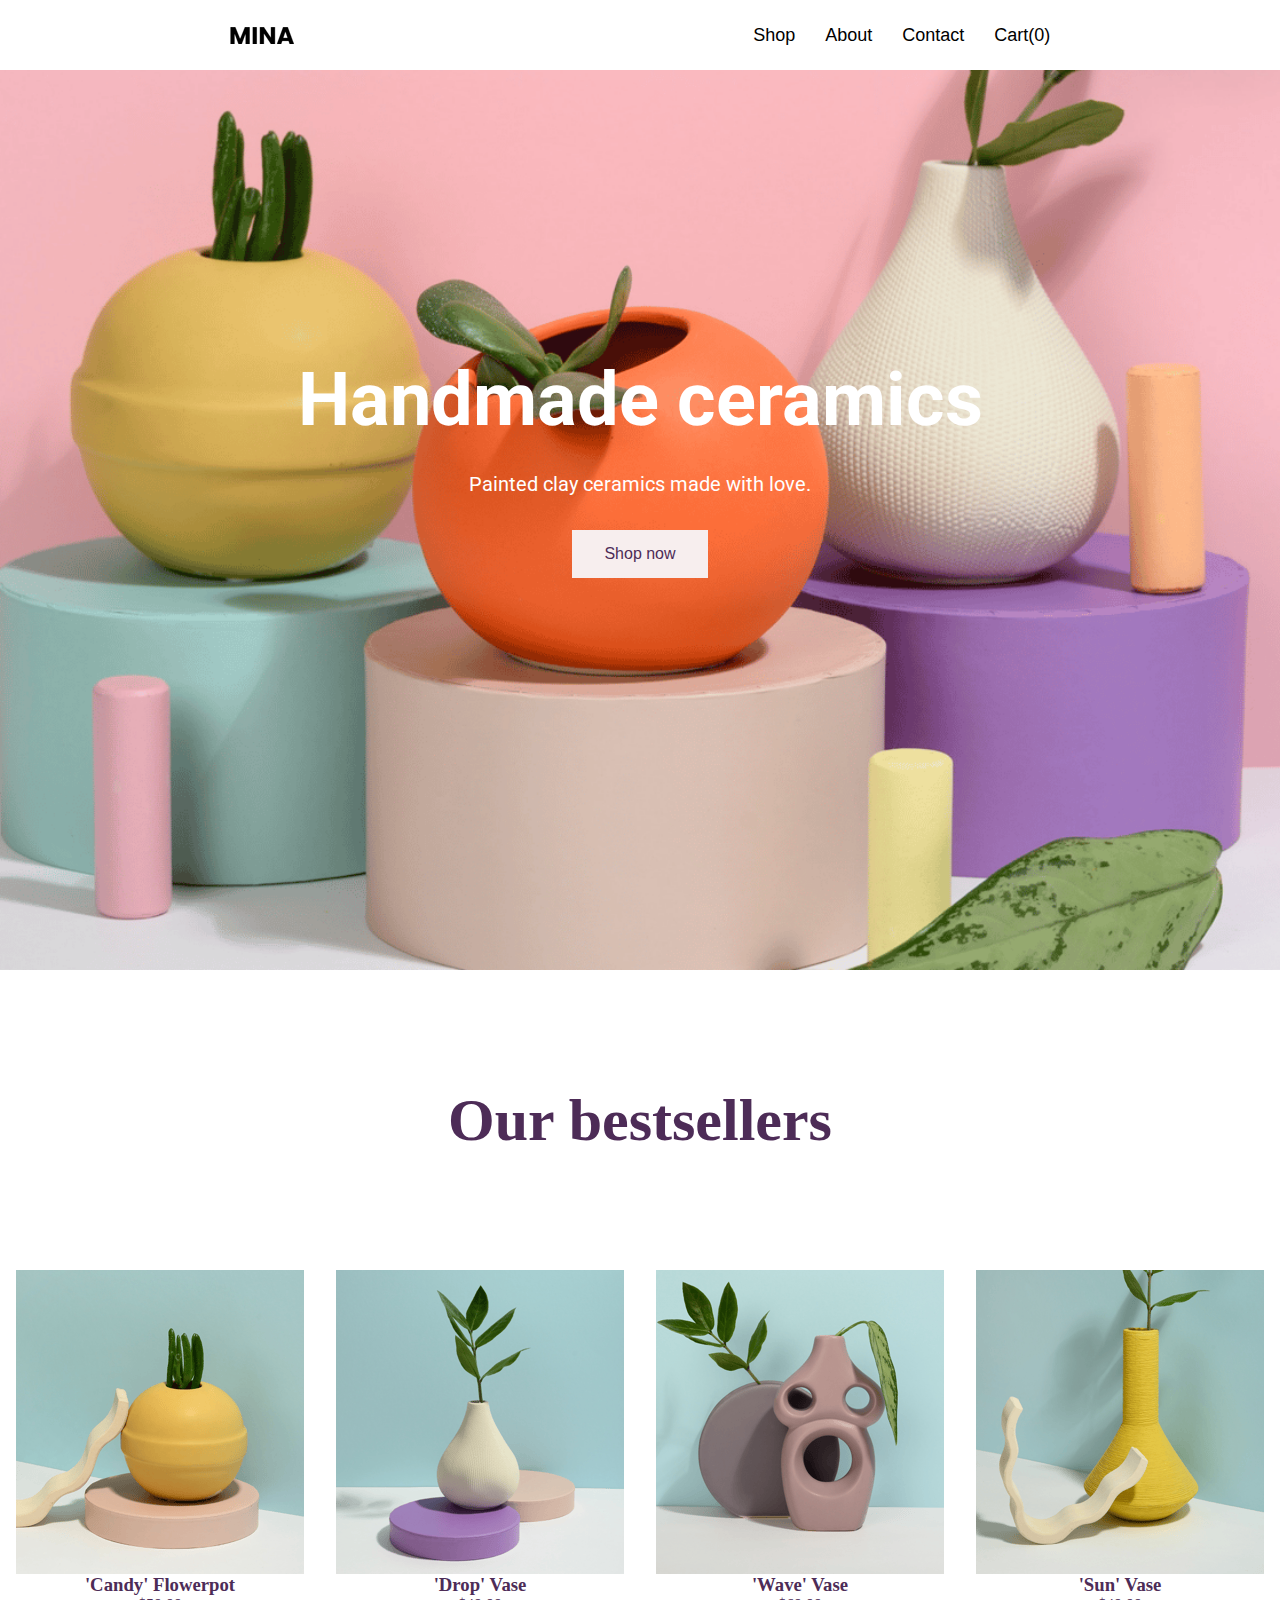
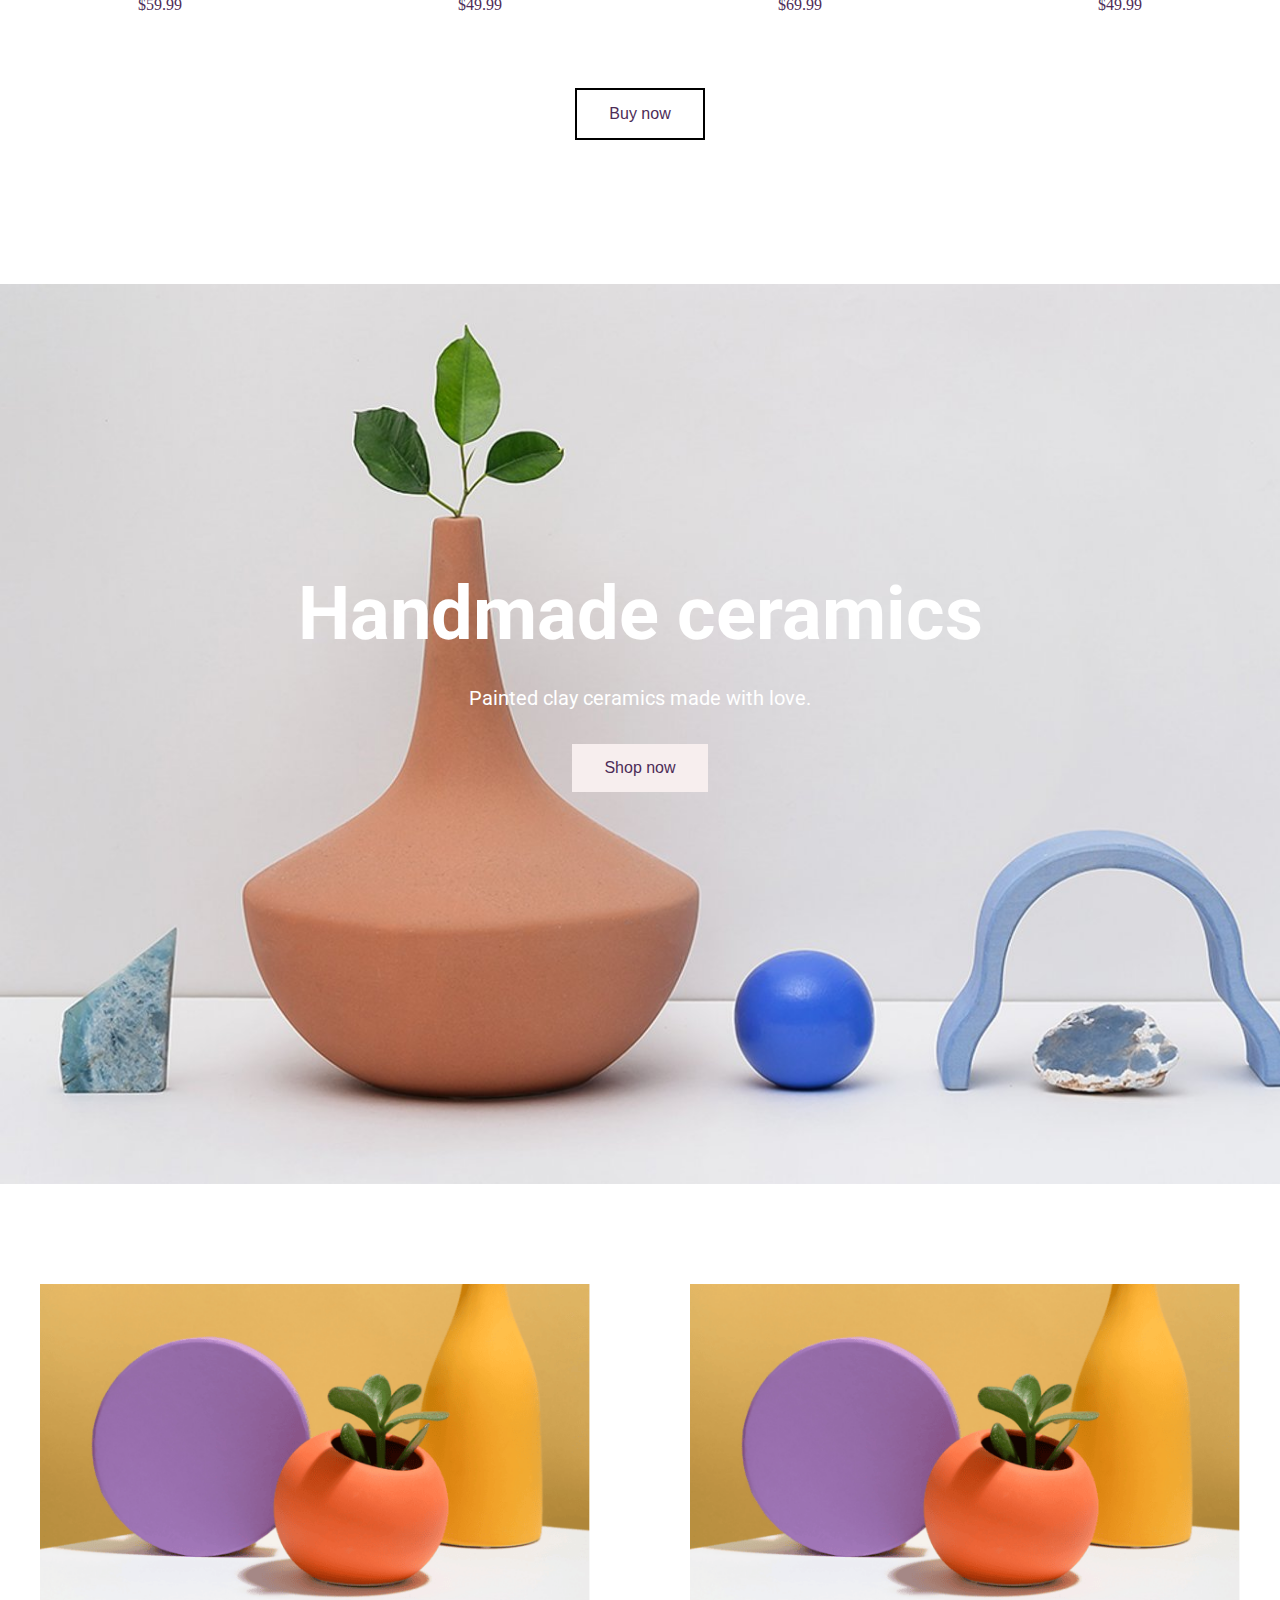
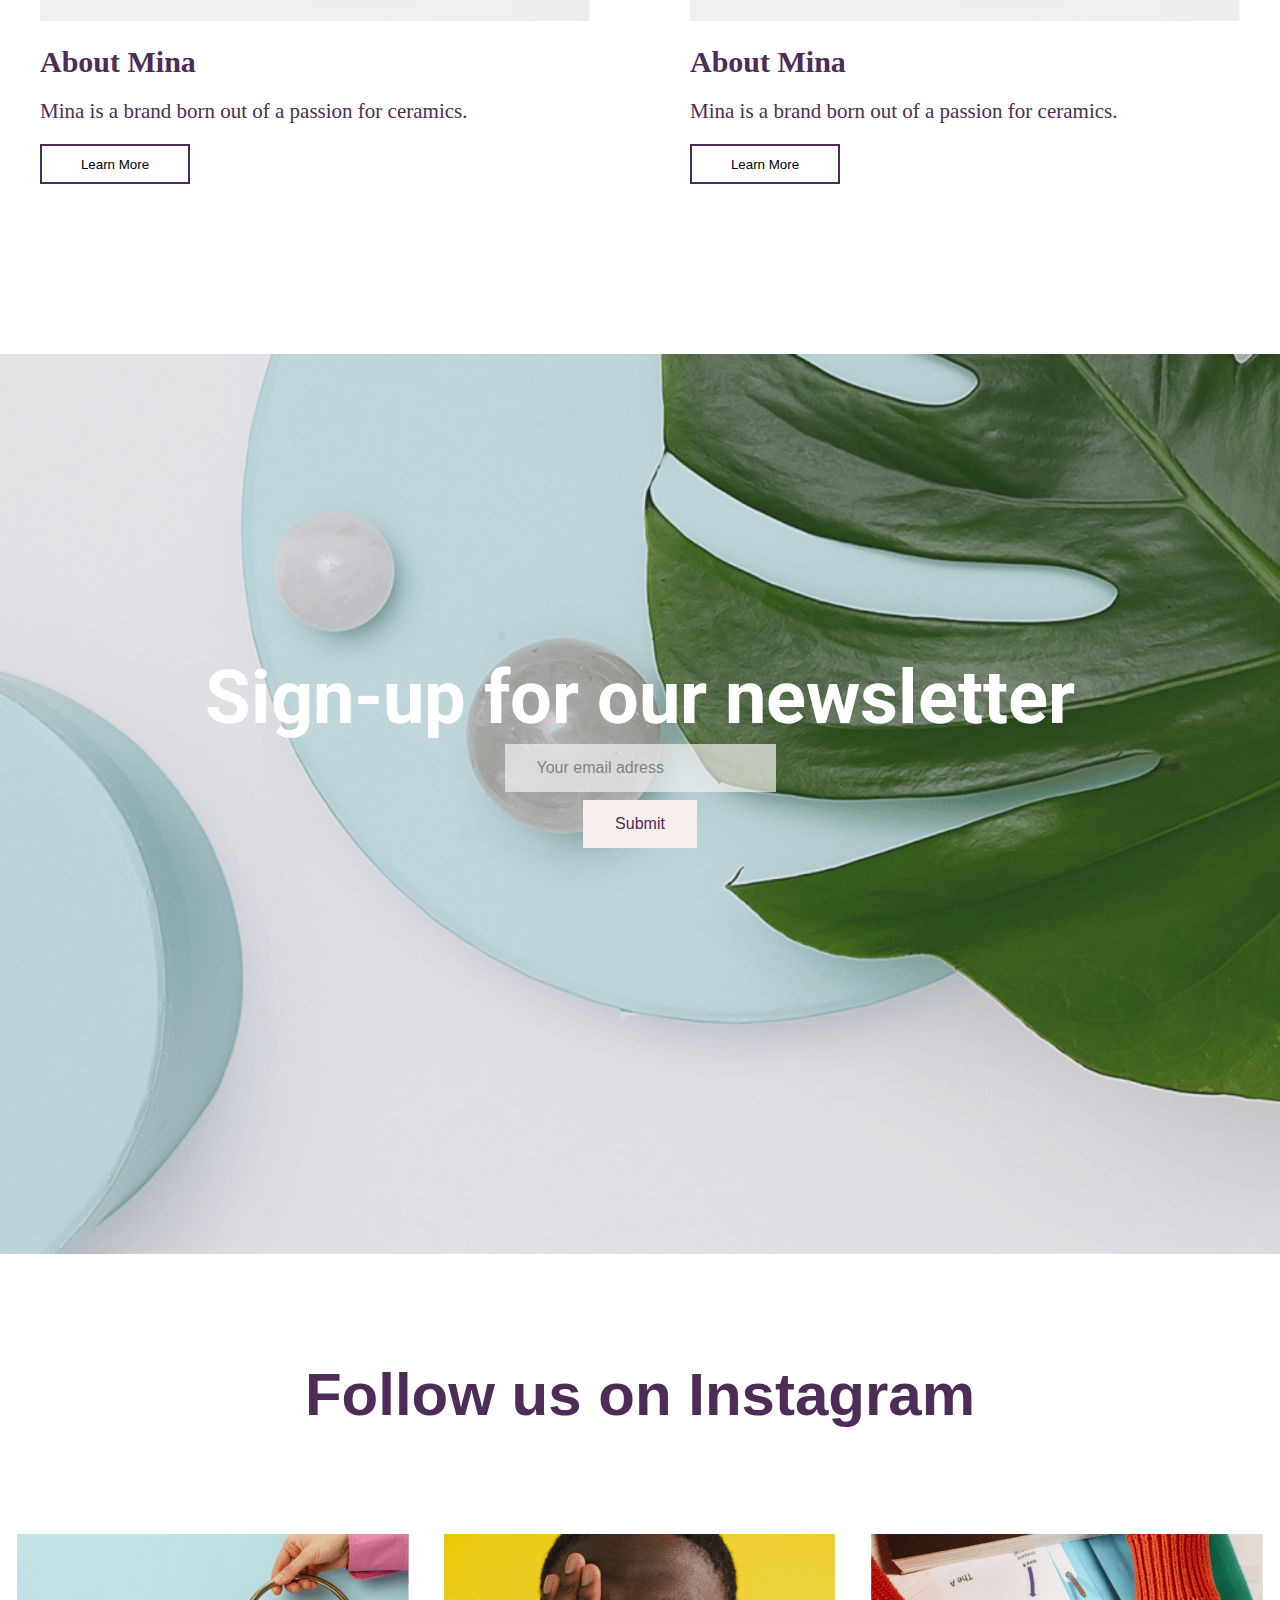
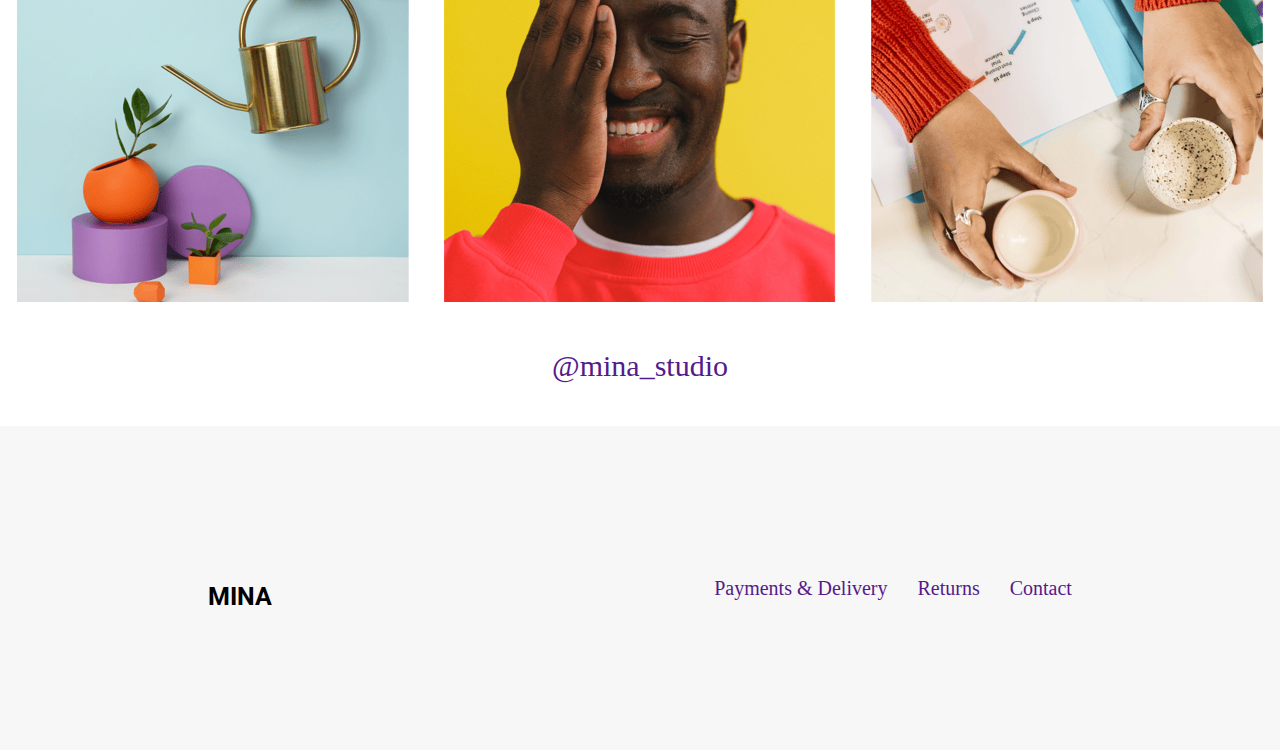
<file: index.html>
<!DOCTYPE html>
<html lang="en">
  <head>
    <meta charset="UTF-8" />
    <meta http-equiv="X-UA-Compatible" content="IE=edge" />
    <meta name="viewport" content="width=device-width, initial-scale=1.0" />
    <link
      rel="stylesheet"
      href="https://cdnjs.cloudflare.com/ajax/libs/font-awesome/6.2.1/css/all.min.css"
      integrity="sha512-MV7K8+y+gLIBoVD59lQIYicR65iaqukzvf/nwasF0nqhPay5w/9lJmVM2hMDcnK1OnMGCdVK+iQrJ7lzPJQd1w=="
      crossorigin="anonymous"
      referrerpolicy="no-referrer"
    />
    <link rel="stylesheet" href="./assets/css/main.css" />
    <title>Document</title>
  </head>

  <body>
    <!-- nav start -->
    <nav>
      <div class="mainNav">
        <div class="mainLogo">
          <i class="fa-solid fa-bars"></i>
          <img src="./assets/imgs/MINAlogo.png" alt="dolingo" />
        </div>
        <div class="maincontent">
          <ul>
            <a href="./shop.html"><li>Shop</li></a>
            <a href=""><li>About</li></a>
            <a href=""><li>Contact</li></a>
            <li class="card">
              <i class="fa-solid fa-bag-shopping"></i>Cart(0)
            </li>
          </ul>
        </div>
      </div>
    </nav>
    <!-- nav end -->

    <!-- main start -->
    <main>
      <!-- Handmade section start -->
      <section class="handmade">
        <div class="ceramics">
          <h1>Handmade ceramics</h1>
          <p>Painted clay ceramics made with love.</p>
          <button id="btn">Shop now</button>
        </div>
      </section>
      <!-- Handmade section end -->

      <!-- Our bestsellers section start -->
      <section class="ourBestsellers">
        <div class="best">
          <h2>Our bestsellers</h2>
        </div>
        <div class="cards">
          <div class="Candy">
            <div class="cards_img">
              <img src="./assets/imgs/Candy.png" alt="Candy" />
            </div>
            <div class="cardText">
              <h3>'Candy' Flowerpot</h3>
              <p>$59.99</p>
            </div>
          </div>

          <div class="Drop">
            <div class="cards_img">
              <img src="./assets/imgs/Drop.png" alt="Drop" />
            </div>
            <div class="cardText">
              <h3>'Drop' Vase</h3>
              <p>$49.99</p>
            </div>
          </div>

          <div class="Wave">
            <div class="cards_img">
              <img src="./assets/imgs/Wave.png" alt="Wave" />
            </div>
            <div class="cardText">
              <h3>'Wave' Vase</h3>
              <p>$69.99</p>
            </div>
          </div>

          <div class="Sun">
            <div class="cards_img">
              <img src="./assets/imgs/Sun.png" alt="Sun" />
            </div>
            <div class="cardText">
              <h3>'Sun' Vase</h3>
              <p>$49.99</p>
            </div>
          </div>
        </div>

        <div class="buyBtn">
          <button id="buybtn">Buy now</button>
        </div>
      </section>
      <!-- Our bestsellers section end -->

      <!-- Home decor items section start -->
      <section class="homeDecor">
        <div class="decor">
          <h1>Handmade ceramics</h1>
          <p>Painted clay ceramics made with love.</p>
          <button id="btn">Shop now</button>
        </div>
      </section>
      <!-- Home decor items section end -->

      <!-- Two cards section start -->
      <section class="twoCards">
        <div class="mainCards">
          <div class="twoCards_width">
            <div class="card_img">
              <img src="./assets/imgs/AboutMina.png" alt="" />
            </div>
            <h2>About Mina</h2>
            <p>Mina is a brand born out of a passion for ceramics.</p>
            <div class="buyBtn">
              <button id="buybtn">Learn More</button>
            </div>
          </div>

          <div class="twoCards_width">
            <div class="card_img">
              <img src="./assets/imgs/AboutMina.png" alt="" />
            </div>
            <h2>About Mina</h2>
            <p>Mina is a brand born out of a passion for ceramics.</p>
            <div class="buyBtn">
              <button id="buybtn">Learn More</button>
            </div>
          </div>
        </div>
      </section>
      <!-- Two cards section end -->

      <!-- Sign-up section start -->
      <section class="singUp">
        <div class="mainSingUp">
          <h1>Sign-up for our newsletter</h1>
          <input placeholder="Your email adress" type="text" class="inp" />
          <button id="btn">Submit</button>
        </div>
      </section>
      <!-- Sign-up section end -->

      <!-- Follow us on Instagram section start -->
      <section class="followUs">
        <div class="instagram">
          <h2>Follow us on Instagram</h2>
        </div>
        <div class="instagramCards">
          <div><img src="./assets/imgs/plant.png" alt="" /></div>
          <div><img src="./assets/imgs/boy.png" alt="" /></div>
          <div><img src="./assets/imgs/ceramics.png" alt="" /></div>
        </div>
        <div class="instaName"><a href="">@mina_studio</a></div>
      </section>
      <!-- Follow us on Instagram section end -->
    </main>
    <!-- main end -->

    <!-- footer start -->
    <footer>
      <div class="footerEnd">
        <div class="mina">
          <p>MINA</p>
          <i class="fa-brands fa-twitter"></i>
          <i class="fa-brands fa-facebook"></i>
          <i class="fa-brands fa-instagram"></i>
        </div>
        <div class="footLink">
          <a href="">Payments & Delivery</a>
          <a href="">Returns</a>
          <a href="">Contact</a>
        </div>
      </div>
    </footer>
    <!-- footer end -->
  </body>
</html>
</file>
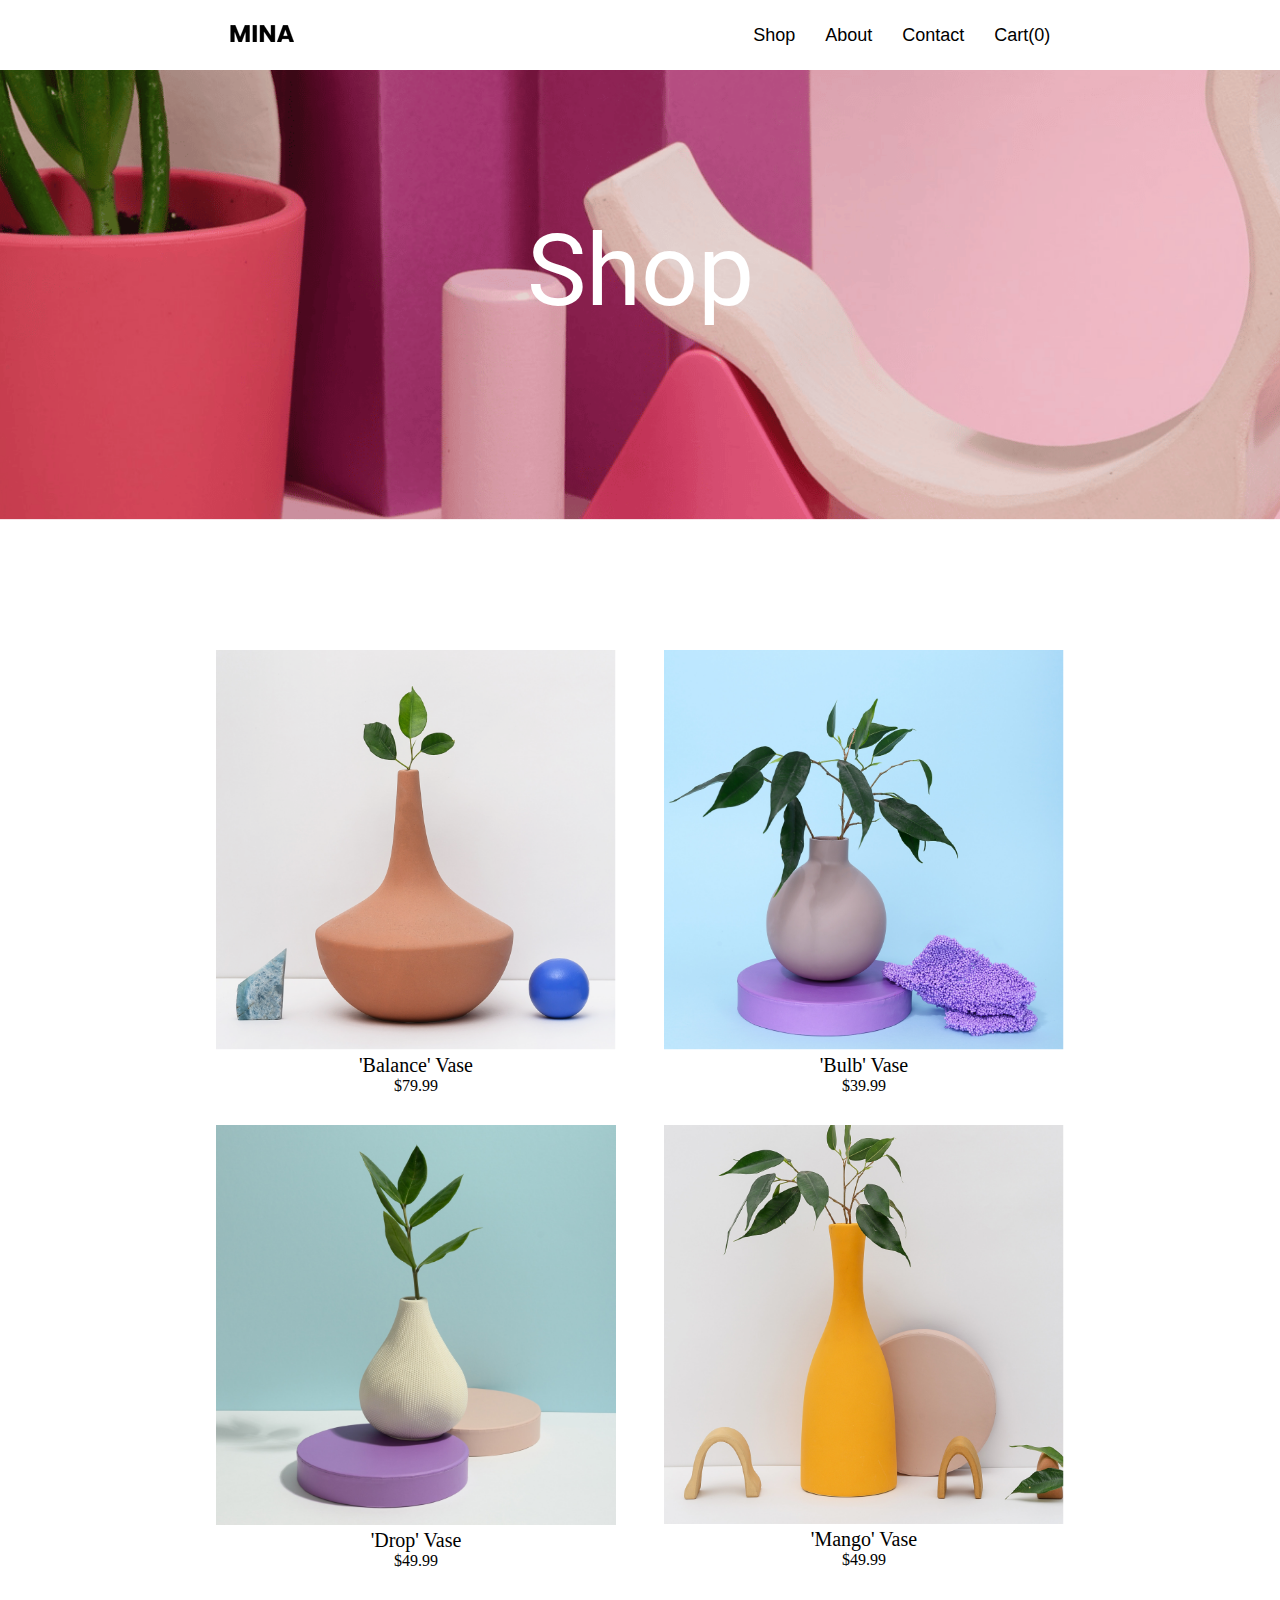
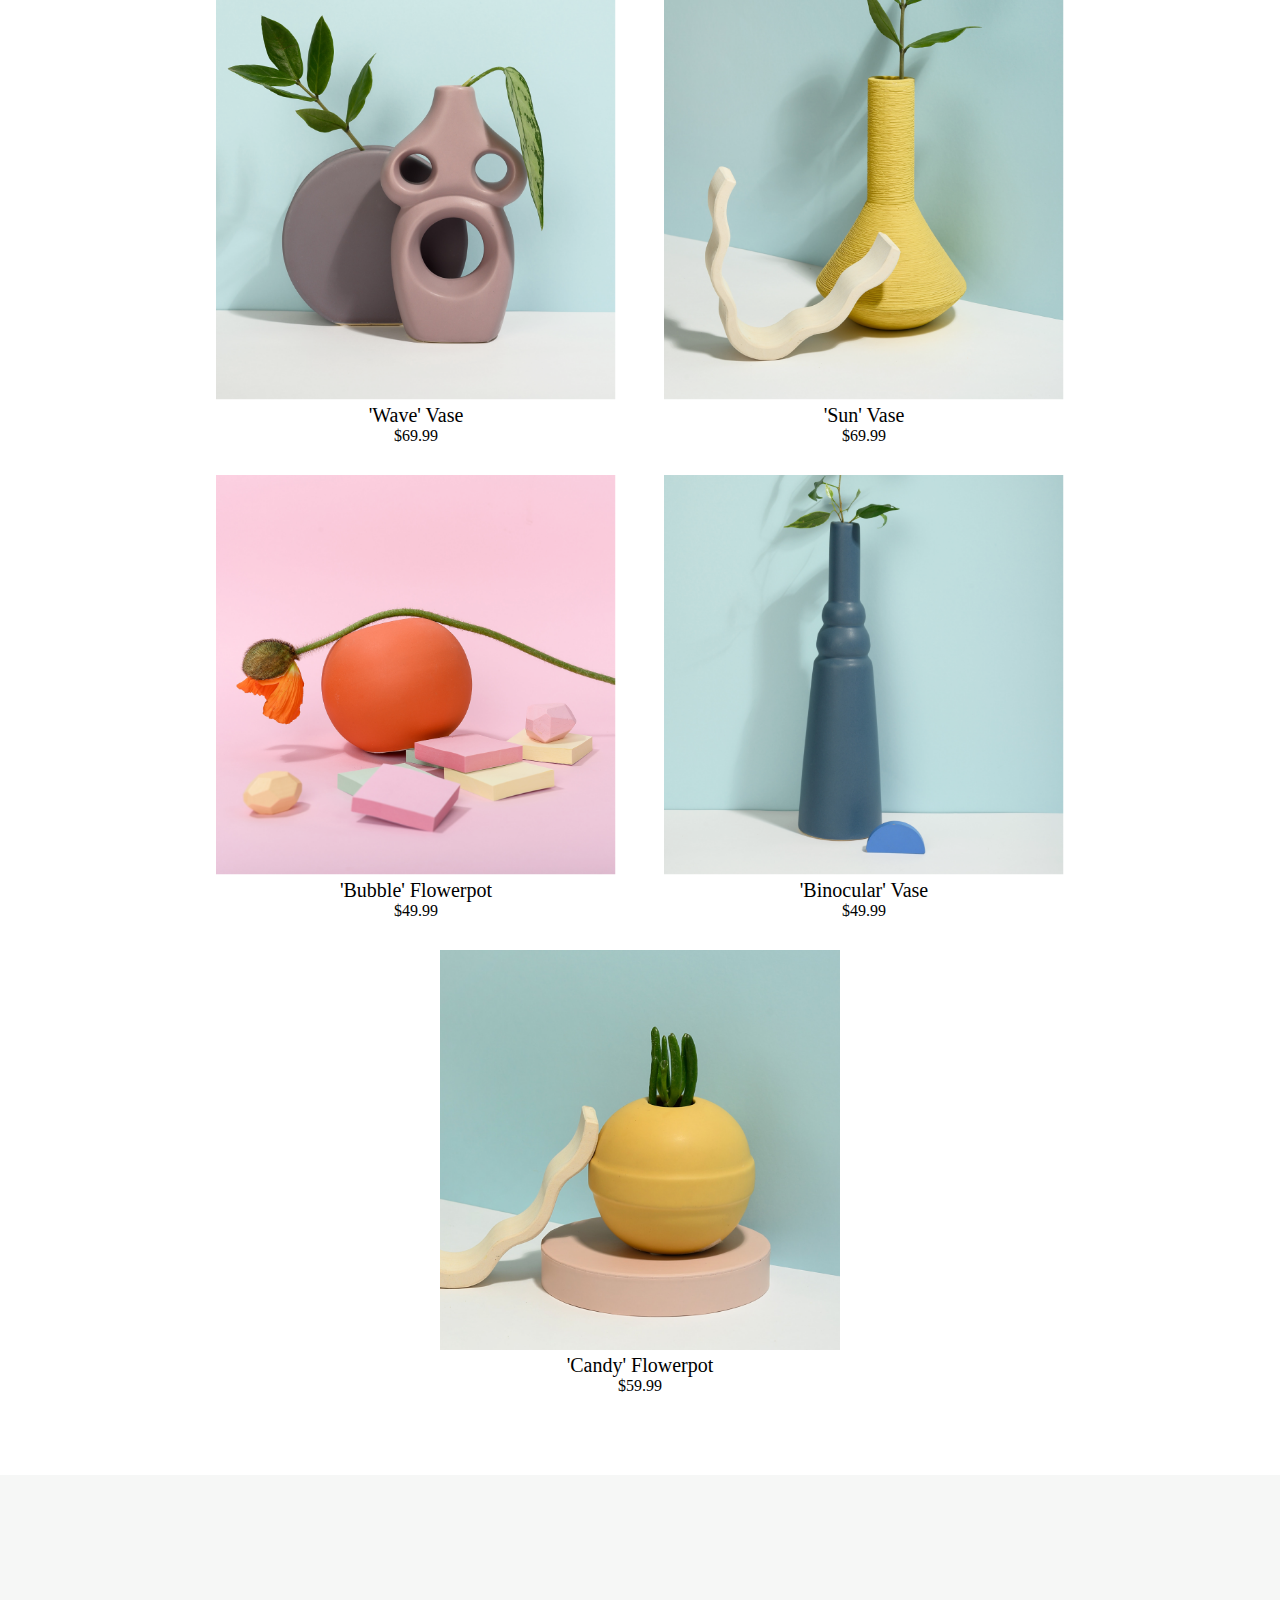
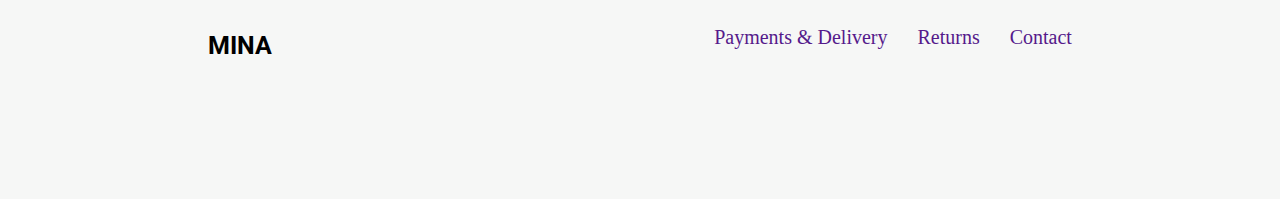
<file: shop.html>
<!DOCTYPE html>
<html lang="en">
  <head>
    <meta charset="UTF-8" />
    <meta http-equiv="X-UA-Compatible" content="IE=edge" />
    <meta name="viewport" content="width=device-width, initial-scale=1.0" />
    <link
      rel="stylesheet"
      href="https://cdnjs.cloudflare.com/ajax/libs/font-awesome/6.2.1/css/all.min.css"
      integrity="sha512-MV7K8+y+gLIBoVD59lQIYicR65iaqukzvf/nwasF0nqhPay5w/9lJmVM2hMDcnK1OnMGCdVK+iQrJ7lzPJQd1w=="
      crossorigin="anonymous"
      referrerpolicy="no-referrer"
    />
    <link rel="stylesheet" href="./assets/css/main.css" />
    <title>Document</title>
  </head>
  <body>
    <!-- nav start -->
    <nav>
      <div class="mainNav">
        <div class="mainLogo">
          <i class="fa-solid fa-bars"></i>
          <a href="./index.html"><img src="./assets/imgs/MINAlogo.png" alt="dolingo" /></a>
        </div>
        <div class="maincontent">
          <ul>
            <a href=""><li>Shop</li></a>
            <a href=""><li>About</li></a>
            <a href=""><li>Contact</li></a>
            <li class="card">
              <i class="fa-solid fa-bag-shopping"></i>Cart(0)
            </li>
          </ul>
        </div>
      </div>
    </nav>
    <!-- nav end -->

    <!-- main start -->
    <main>
      <!-- shop section start -->
      <section class="shop">
        <div class="shopText">
          <h1>Shop</h1>
        </div>
      </section>
      <!-- shop section end -->

      <!-- shop card section start -->
      <section class="shopMainCards">
        <div class="shopCards">
          <div class="shopCard">
            <div class="shopCardImg"><img src="./assets/imgs/shopBalance.png" alt="Candy" /></div>
            <div class="shopCardText">
              <h3>'Balance' Vase</h3>
              <p>$79.99</p>
            </div>
          </div>

          <div class="shopCard">
            <div class="shopCardImg"><img src="./assets/imgs/shopBulb.png" alt="Candy" /></div>
            <div class="shopCardText">
              <h3>'Bulb' Vase</h3>
              <p>$39.99</p>
            </div>
          </div>

          <div class="shopCard">
            <div class="shopCardImg"><img src="./assets/imgs/shopDrop.png" alt="Candy" /></div>
            <div class="shopCardText">
              <h3>'Drop' Vase</h3>
              <p>$49.99</p>
            </div>
          </div>

          <div class="shopCard">
            <div class="shopCardImg"><img src="./assets/imgs/shopMango.png" alt="Candy" /></div>
            <div class="shopCardText">
              <h3>'Mango' Vase</h3>
              <p>$49.99</p>
            </div>
          </div>

          <div class="shopCard">
            <div class="shopCardImg"><img src="./assets/imgs/shopWave.png" alt="Candy" /></div>
            <div class="shopCardText">
              <h3>'Wave' Vase</h3>
              <p>$69.99</p>
            </div>
          </div>

          <div class="shopCard">
            <div class="shopCardImg"><img src="./assets/imgs/shopSun.png" alt="Candy" /></div>
            <div class="shopCardText">
              <h3>'Sun' Vase</h3>
              <p>$69.99</p>
            </div>
          </div>

          <div class="shopCard">
            <div class="shopCardImg"><img src="./assets/imgs/shopBubble.png" alt="Candy" /></div>
            <div class="shopCardText">
              <h3>'Bubble' Flowerpot</h3>
              <p>$49.99</p>
            </div>
          </div>

          <div class="shopCard">
            <div class="shopCardImg"><img src="./assets/imgs/shopBinocular.png" alt="Candy" /></div>
            <div class="shopCardText">
              <h3>'Binocular' Vase</h3>
              <p>$49.99</p>
            </div>
          </div>

          <div class="shopCard">
            <div class="shopCardImg"><img src="./assets/imgs/shopCandy.png" alt="Candy" /></div>
            <div class="shopCardText">
              <h3>'Candy' Flowerpot</h3>
              <p>$59.99</p>
            </div>
          </div>
        </div>
      </section>
      <!-- shop card section end -->
    </main>
    <!-- main end -->

    <!-- footer start -->
    <footer>
        <div class="footerEnd">
          <div class="mina">
            <p>MINA</p>
            <i class="fa-brands fa-twitter"></i>
            <i class="fa-brands fa-facebook"></i>
            <i class="fa-brands fa-instagram"></i>
          </div>
          <div class="footLink">
            <a href="">Payments & Delivery</a>
            <a href="">Returns</a>
            <a href="">Contact</a>
          </div>
        </div>
      </footer>
      <!-- footer end -->
  </body>
</html>
</file>
<file: assets/css/main.css>
@import url("https://fonts.googleapis.com/css2?family=Roboto:ital,wght@0,100;0,300;0,400;0,500;1,100;1,300;1,400;1,500&display=swap");
* {
  margin: 0;
  padding: 0;
  text-decoration: none;
  list-style: none;
  box-sizing: border-box;
}

footer {
  background-color: #f6f7f6;
}
footer .footerEnd {
  width: 100%;
  display: flex;
  justify-content: space-around;
  align-items: center;
  height: 36vh;
}
footer .footerEnd .mina {
  margin-top: 40px;
}
footer .footerEnd .mina p {
  font-size: 25px;
  font-weight: bold;
  font-family: "Roboto";
}
footer .footerEnd .mina i {
  margin: 15px;
  font-size: 20px;
}
footer .footerEnd .footLink {
  font-size: 20px;
  display: flex;
  gap: 30px;
}

@media screen and (max-width: 996px) {
  footer .footerEnd {
    width: 100%;
    display: flex;
    justify-content: space-around;
    align-items: center;
  }
  footer .footerEnd .mina {
    margin-top: 40px;
  }
  footer .footerEnd .mina p {
    font-size: 25px;
    font-weight: bold;
    font-family: "Roboto";
  }
  footer .footerEnd .mina i {
    margin: 15px;
    font-size: 20px;
  }
  footer .footerEnd .footLink {
    font-size: 20px;
    display: flex;
    flex-direction: column;
    gap: 30px;
  }
}
nav .mainNav {
  background-color: white;
  max-width: 100%;
  height: 70px;
  display: flex;
  justify-content: space-around;
  align-items: center;
  position: fixed;
  width: 100%;
  top: 0;
  z-index: 2;
}
nav .mainNav .mainLogo {
  display: flex;
  gap: 40px;
}
nav .mainNav .mainLogo i {
  display: none;
}
nav .mainNav .mainLogo img {
  height: 17px;
}
nav .mainNav .maincontent ul {
  display: flex;
  gap: 30px;
}
nav .mainNav .maincontent ul li {
  color: black;
  font-size: 18px;
  font-family: "DM Sans", sans-serif;
}

@media screen and (max-width: 996px) {
  nav .mainNav .mainLogo i {
    display: block;
  }
  nav .mainNav .maincontent ul li {
    display: none;
  }
  nav .mainNav .maincontent ul .card {
    display: block;
  }
}
.handmade {
  background-image: url(../imgs/HandmadeCeramics.png);
  background-repeat: no-repeat;
  height: 100vh;
  margin-top: 70px;
  display: flex;
  flex-direction: column;
  align-items: center;
  justify-content: center;
  background-position: center;
  background-size: cover;
}
.handmade .ceramics {
  color: white;
  display: flex;
  flex-direction: column;
  text-align: center;
  align-items: center;
  justify-content: center;
  font-family: "Roboto", sans-serif;
  margin-bottom: 100px;
}
.handmade .ceramics h1 {
  font-weight: 200px;
  font-size: 74px;
  line-height: 84px;
}
.handmade .ceramics p {
  font-size: 20px;
  line-height: 84px;
}
.handmade .ceramics #btn {
  background-color: rgb(247, 238, 238);
  border: none;
  color: #4d2c57;
  padding: 15px 32px;
  text-align: center;
  text-decoration: none;
  display: inline-block;
  font-size: 16px;
  margin: 4px 2px;
  cursor: pointer;
}
.handmade .ceramics #btn:hover {
  background-color: rgb(192, 182, 181);
}

@media screen and (max-width: 996px) {
  .handmade .ceramics h1 {
    font-size: 40px;
  }
  .handmade .ceramics p {
    font-size: 15px;
  }
}
.ourBestsellers {
  display: flex;
  flex-direction: column;
  justify-content: center;
  align-items: center;
}
.ourBestsellers .best {
  width: 100%;
  height: 300px;
  display: flex;
  justify-content: center;
  align-items: center;
  font-size: 40px;
  color: #4d2c57;
}
.ourBestsellers .cards {
  display: flex;
  flex-direction: row;
  width: 100%;
  justify-content: space-around;
}
.ourBestsellers .cards .cards_img {
  width: 288px;
  height: 304px;
}
.ourBestsellers .cards .cards_img img {
  width: 100%;
  height: 100%;
}
.ourBestsellers .cards .cardText {
  display: flex;
  flex-direction: column;
  justify-content: center;
  align-items: center;
  color: #4d2c57;
}
.ourBestsellers .buyBtn {
  width: 100%;
  height: 200px;
  display: flex;
  flex-direction: column;
  justify-content: center;
  align-items: center;
}
.ourBestsellers #buybtn {
  background-color: white;
  border: 2px solid black;
  color: #4d2c57;
  padding: 15px 32px;
  text-align: center;
  text-decoration: none;
  display: inline-block;
  font-size: 16px;
  margin: 4px 2px;
  cursor: pointer;
}
.ourBestsellers #buybtn:hover {
  background-color: #4d2c57;
  color: white;
  border: none;
  font-weight: bold;
}

@media screen and (max-width: 996px) {
  .ourBestsellers {
    display: flex;
    justify-content: center;
    align-items: center;
  }
  .ourBestsellers .best {
    width: 100%;
    height: 200px;
    display: flex;
    justify-content: center;
    align-items: center;
    font-size: 25px;
    color: #4d2c57;
  }
  .ourBestsellers .cards {
    display: flex;
    flex-direction: column;
    align-items: center;
    justify-content: center;
  }
}
.homeDecor {
  background-image: url(../imgs/HomeDecoritems.jfif);
  background-repeat: no-repeat;
  height: 100vh;
  margin-top: 70px;
  display: flex;
  flex-direction: column;
  align-items: center;
  justify-content: center;
  background-position: center;
  background-size: cover;
}
.homeDecor .decor {
  color: white;
  display: flex;
  flex-direction: column;
  text-align: center;
  align-items: center;
  justify-content: center;
  font-family: "Roboto", sans-serif;
  margin-bottom: 100px;
}
.homeDecor .decor h1 {
  font-weight: 200px;
  font-size: 74px;
  line-height: 84px;
}
.homeDecor .decor p {
  font-size: 20px;
  line-height: 84px;
}
.homeDecor .decor #btn {
  background-color: rgb(247, 238, 238);
  border: none;
  color: #4d2c57;
  padding: 15px 32px;
  text-align: center;
  text-decoration: none;
  display: inline-block;
  font-size: 16px;
  margin: 4px 2px;
  cursor: pointer;
}
.homeDecor .decor #btn:hover {
  background-color: rgb(192, 182, 181);
}

@media screen and (max-width: 996px) {
  .homeDecor .decor h1 {
    font-size: 40px;
  }
  .homeDecor .decor p {
    font-size: 15px;
  }
}
.twoCards {
  width: 100%;
}
.twoCards .mainCards {
  padding: 100px 0;
  max-width: 1200px;
  margin: 0 auto;
  display: flex;
  justify-content: space-between;
}
.twoCards .mainCards .twoCards_width {
  width: 550px;
  display: flex;
  flex-direction: column;
  row-gap: 20px;
}
.twoCards .mainCards .twoCards_width img {
  width: 100%;
}
.twoCards .mainCards .twoCards_width h2 {
  font-size: 30px;
  color: #4d2c57;
}
.twoCards .mainCards .twoCards_width p {
  font-size: 21px;
  color: #4d2c57;
}
.twoCards .mainCards .twoCards_width .buyBtn #buybtn {
  background-color: white;
  width: 150px;
  height: 40px;
  border: 2px solid #4d2c57;
}
.twoCards .mainCards .twoCards_width .buyBtn #buybtn:hover {
  background-color: #4d2c57;
  color: white;
  font-weight: bold;
}

@media screen and (max-width: 996px) {
  .twoCards .mainCards {
    display: flex;
    flex-direction: column;
    align-items: center;
  }
  .twoCards .mainCards .twoCards_width {
    width: 370px;
    display: flex;
    flex-direction: column;
    row-gap: 20px;
    margin-bottom: 30px;
  }
}
.singUp {
  background-image: url(../imgs/Sign-up.png);
  background-repeat: no-repeat;
  height: 100vh;
  margin-top: 70px;
  display: flex;
  flex-direction: column;
  align-items: center;
  justify-content: center;
  background-position: center;
  background-size: cover;
}
.singUp .mainSingUp {
  color: white;
  display: flex;
  flex-direction: column;
  text-align: center;
  align-items: center;
  justify-content: center;
  font-family: "Roboto", sans-serif;
  margin-bottom: 100px;
}
.singUp .mainSingUp h1 {
  font-weight: 200px;
  font-size: 74px;
  line-height: 84px;
}
.singUp .mainSingUp .inp {
  background-color: #f1f1f1;
  opacity: 0.7;
  border: none;
  padding: 15px 32px;
  text-decoration: none;
  display: inline-block;
  font-size: 16px;
  margin: 4px 2px;
  cursor: pointer;
  z-index: 1;
}
.singUp .mainSingUp #btn {
  background-color: rgb(247, 238, 238);
  border: none;
  color: #4d2c57;
  padding: 15px 32px;
  text-align: center;
  text-decoration: none;
  display: inline-block;
  font-size: 16px;
  margin: 4px 2px;
  cursor: pointer;
}
.singUp .mainSingUp #btn:hover {
  background-color: rgb(192, 182, 181);
}

@media screen and (max-width: 996px) {
  .singUp .mainSingUp h1 {
    font-size: 40px;
  }
}
.followUs {
  display: flex;
  flex-direction: column;
  justify-content: center;
  align-items: center;
}
.followUs .instagram {
  width: 100%;
  height: 280px;
  display: flex;
  justify-content: center;
  align-items: center;
  font-size: 40px;
  font-family: sans-serif;
  font-weight: 100;
  color: #4d2c57;
}
.followUs .instagramCards {
  display: flex;
  flex-direction: row;
  width: 100%;
  justify-content: space-around;
}
.followUs .instaName a {
  width: 100%;
  height: 120px;
  font-size: 30px;
  display: flex;
  flex-direction: column;
  justify-content: center;
  align-items: center;
}

@media screen and (max-width: 996px) {
  .followUs {
    display: flex;
    justify-content: center;
    align-items: center;
  }
  .followUs .instagram {
    width: 100%;
    height: 200px;
    display: flex;
    justify-content: center;
    align-items: center;
    font-size: 40px;
    color: #4d2c57;
  }
  .followUs .instagram h2 {
    font-size: 50px;
  }
  .followUs .instagramCards {
    display: flex;
    flex-direction: column;
    align-items: center;
    justify-content: center;
  }
}
.shop {
  background-image: url(../imgs/Shop.png);
  background-repeat: no-repeat;
  height: 50vh;
  margin-top: 70px;
  display: flex;
  flex-direction: column;
  align-items: center;
  justify-content: center;
  background-position: center;
  background-size: cover;
}
.shop .shopText {
  color: white;
  display: flex;
  flex-direction: column;
  text-align: center;
  align-items: center;
  justify-content: center;
  font-family: "Roboto", sans-serif;
  margin-bottom: 50px;
}
.shop .shopText h1 {
  font-size: 100px;
  font-weight: 400;
}

.shopMainCards {
  margin-top: 100px;
  display: flex;
  flex-direction: column;
  justify-content: center;
  align-items: center;
  margin-bottom: 80px;
}
.shopMainCards .shopCards {
  display: flex;
  flex-direction: row;
  flex-wrap: wrap;
  justify-content: space-around;
  width: 70%;
}
.shopMainCards .shopCards .shopCard {
  margin-top: 30px;
}
.shopMainCards .shopCards .shopCard .shopCardImg {
  overflow: hidden;
}
.shopMainCards .shopCards .shopCard .shopCardImg img {
  max-width: 100%;
  width: 400px;
}
.shopMainCards .shopCards .shopCard .shopCardImg img:hover {
  transform: scale(1.4);
  transition: 5s;
}
.shopMainCards .shopCards .shopCard .shopCardText {
  display: flex;
  flex-direction: column;
  justify-content: center;
  align-items: center;
}
.shopMainCards .shopCards .shopCard .shopCardText h3 {
  font-size: 20px;
  font-weight: 200;
}

@media screen and (max-width: 996px) {
  .shopMainCards {
    display: flex;
    justify-content: center;
    align-items: center;
  }
  .shopMainCards .shopCards {
    display: flex;
    flex-direction: column;
    align-items: center;
    justify-content: center;
  }
}/*# sourceMappingURL=main.css.map */
</file>
